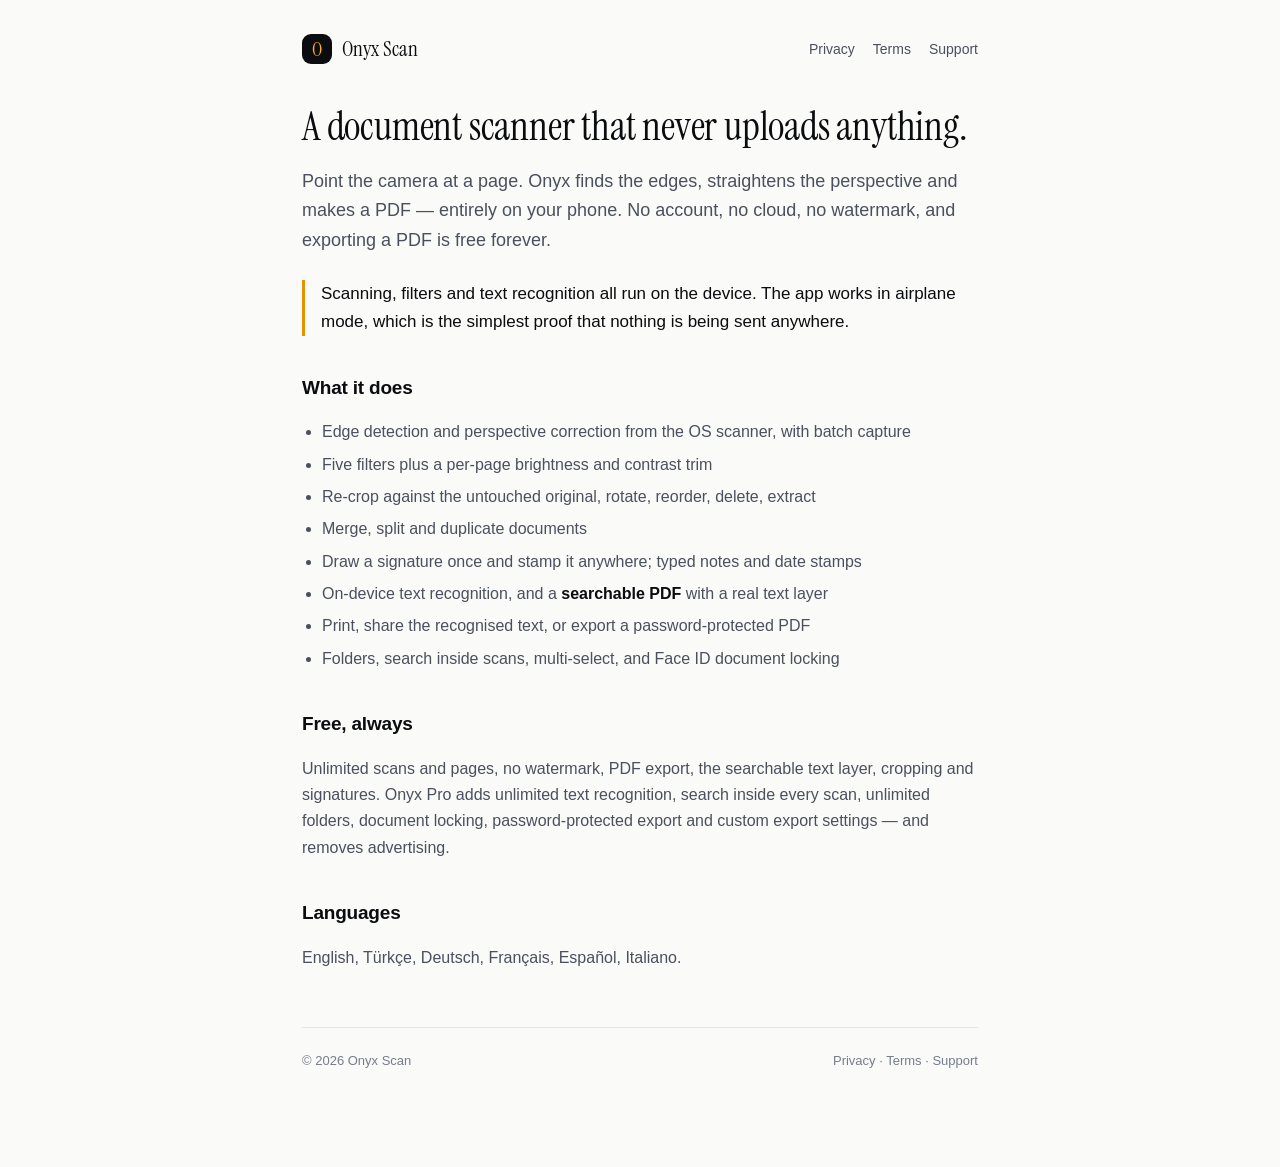
<file: index.html>
<!doctype html>
<html lang="en">
  <head>
    <meta charset="utf-8" />
    <meta name="viewport" content="width=device-width, initial-scale=1" />
    <title>Onyx Scan — a document scanner that never uploads anything</title>
    <meta
      name="description"
      content="Scan anything into a clean PDF in seconds. No watermark, no account, no upload. Exporting a PDF is free, forever."
    />
    <meta property="og:title" content="Onyx Scan" />
    <meta
      property="og:description"
      content="No watermark, no account, no upload. Exporting a PDF is free, forever."
    />
    <link rel="preconnect" href="https://fonts.googleapis.com" />
    <link rel="preconnect" href="https://fonts.gstatic.com" crossorigin />
    <link
      href="https://fonts.googleapis.com/css2?family=Instrument+Serif&display=swap"
      rel="stylesheet"
    />
    <link rel="stylesheet" href="style.css" />
  </head>
  <body>
    <div class="wrap">
      <header class="site">
        <a class="mark" href="index.html">
          <span class="glyph">O</span>
          <span class="name">Onyx Scan</span>
        </a>
        <nav class="site">
          <a href="privacy.html">Privacy</a>
          <a href="terms.html">Terms</a>
          <a href="support.html">Support</a>
        </nav>
      </header>

      <h1>A document scanner that never uploads anything.</h1>
      <p class="lede">
        Point the camera at a page. Onyx finds the edges, straightens the perspective and makes a
        PDF — entirely on your phone. No account, no cloud, no watermark, and exporting a PDF is
        free forever.
      </p>

      <div class="claim">
        <p>
          Scanning, filters and text recognition all run on the device. The app works in airplane
          mode, which is the simplest proof that nothing is being sent anywhere.
        </p>
      </div>

      <h2>What it does</h2>
      <ul>
        <li>Edge detection and perspective correction from the OS scanner, with batch capture</li>
        <li>Five filters plus a per-page brightness and contrast trim</li>
        <li>Re-crop against the untouched original, rotate, reorder, delete, extract</li>
        <li>Merge, split and duplicate documents</li>
        <li>Draw a signature once and stamp it anywhere; typed notes and date stamps</li>
        <li>On-device text recognition, and a <strong>searchable PDF</strong> with a real text layer</li>
        <li>Print, share the recognised text, or export a password-protected PDF</li>
        <li>Folders, search inside scans, multi-select, and Face ID document locking</li>
      </ul>

      <h2>Free, always</h2>
      <p>
        Unlimited scans and pages, no watermark, PDF export, the searchable text layer, cropping and
        signatures. Onyx Pro adds unlimited text recognition, search inside every scan, unlimited
        folders, document locking, password-protected export and custom export settings — and
        removes advertising.
      </p>

      <h2>Languages</h2>
      <p>English, Türkçe, Deutsch, Français, Español, Italiano.</p>

      <footer class="site">
        <span>© 2026 Onyx Scan</span>
        <span>
          <a href="privacy.html">Privacy</a> · <a href="terms.html">Terms</a> ·
          <a href="support.html">Support</a>
        </span>
      </footer>
    </div>
  </body>
</html>
</file>
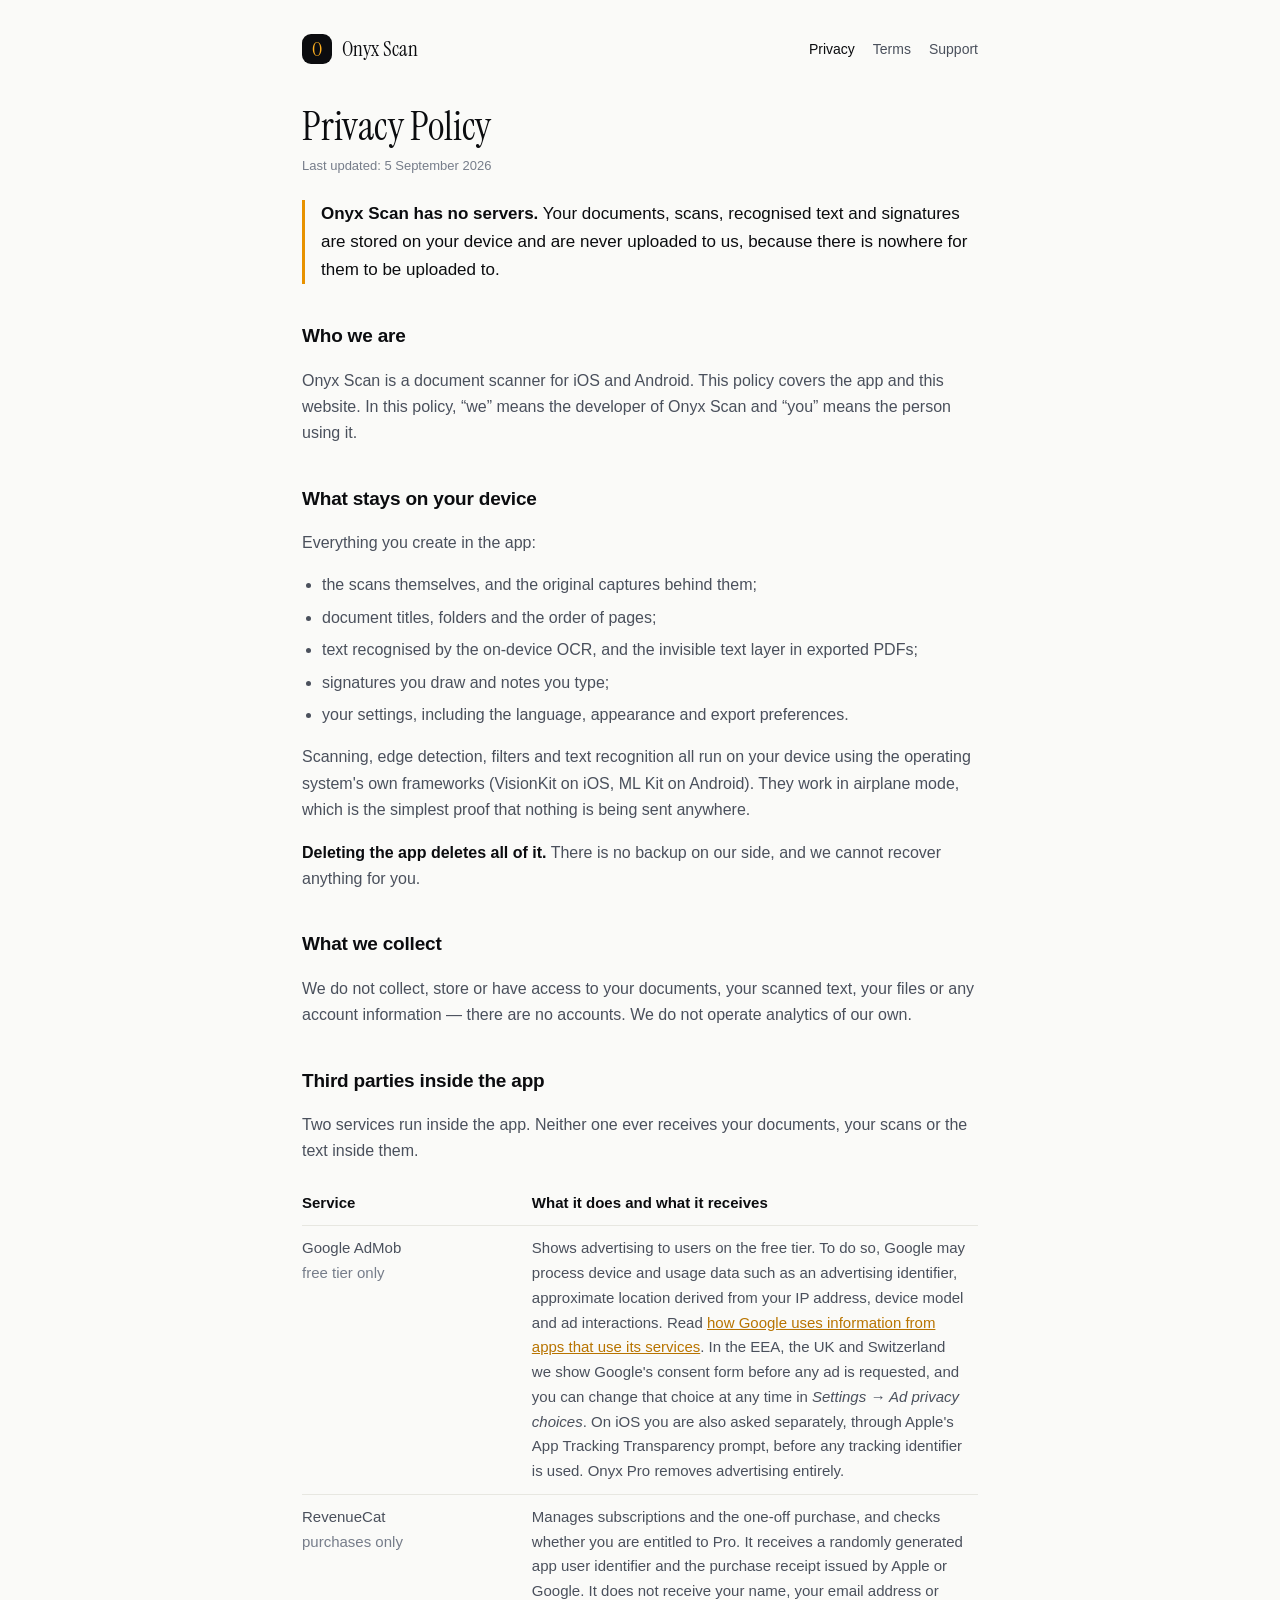
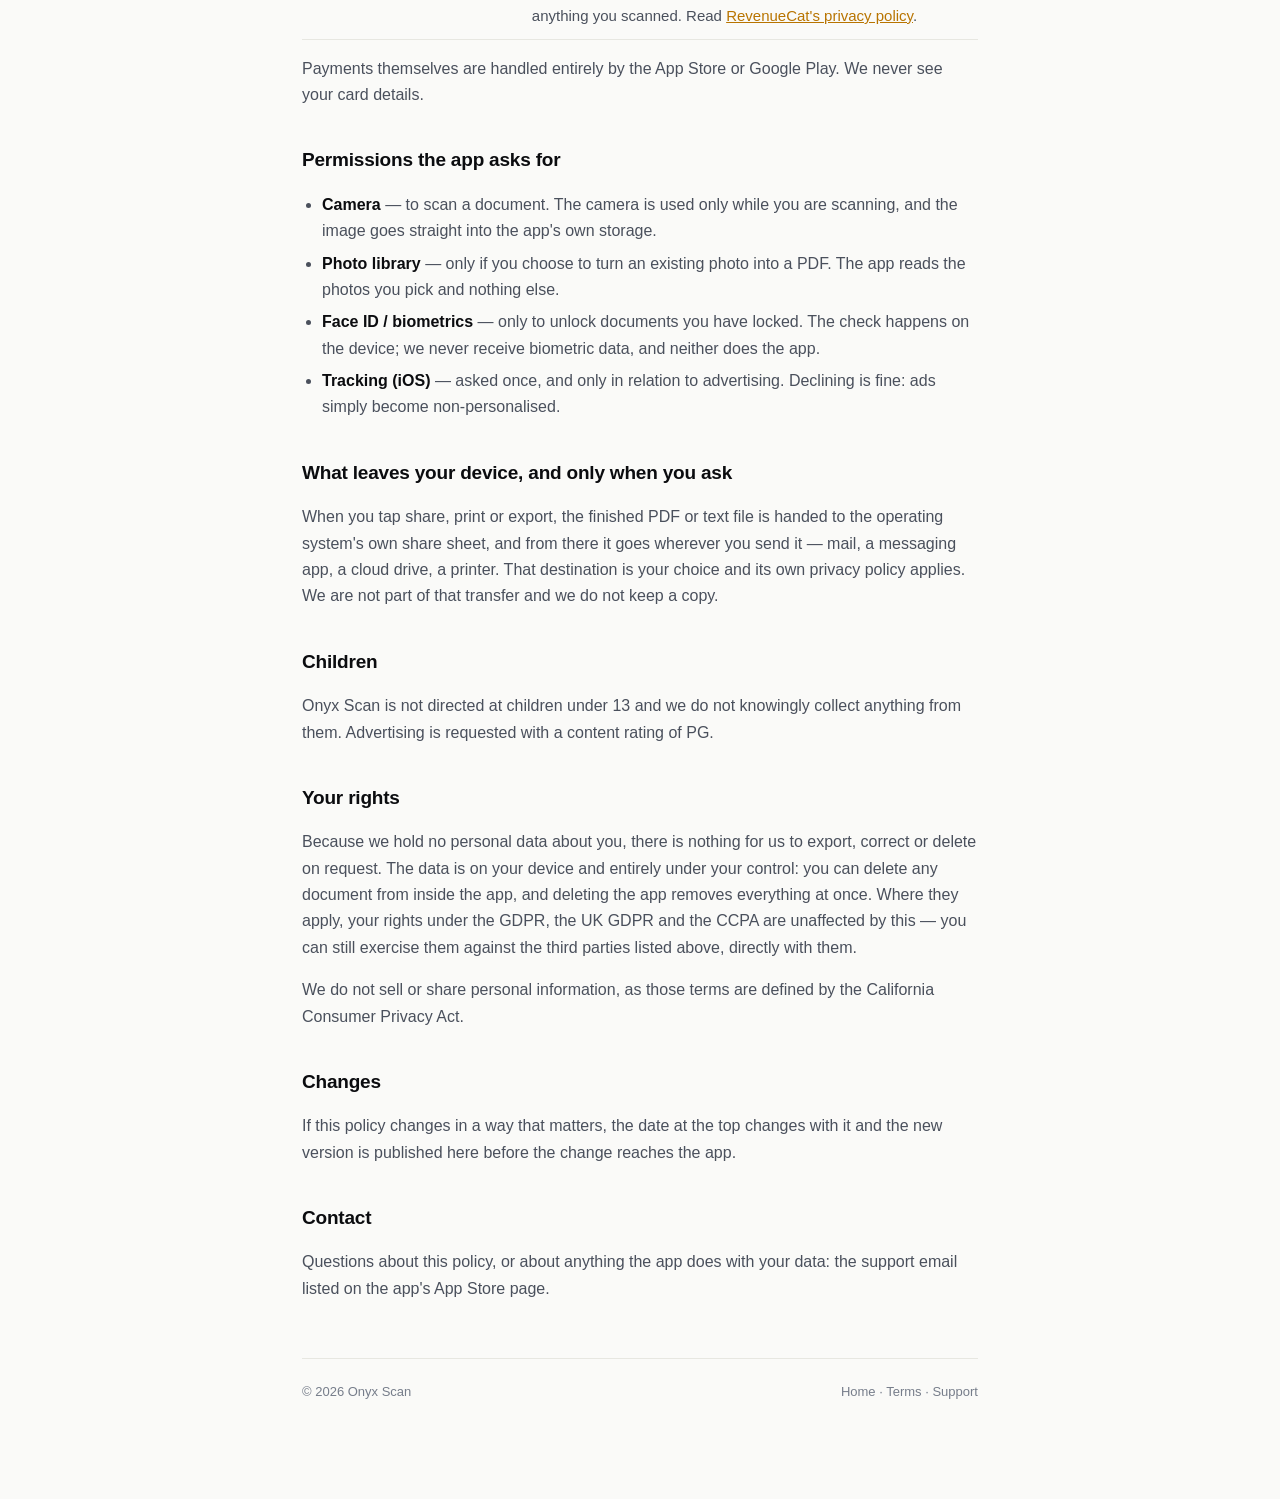
<file: privacy.html>
<!doctype html>
<html lang="en">
  <head>
    <meta charset="utf-8" />
    <meta name="viewport" content="width=device-width, initial-scale=1" />
    <title>Privacy Policy · Onyx Scan</title>
    <meta
      name="description"
      content="Onyx Scan has no servers and no account. Your scans stay on your device. This is the full privacy policy."
    />
    <link rel="preconnect" href="https://fonts.googleapis.com" />
    <link rel="preconnect" href="https://fonts.gstatic.com" crossorigin />
    <link
      href="https://fonts.googleapis.com/css2?family=Instrument+Serif&display=swap"
      rel="stylesheet"
    />
    <link rel="stylesheet" href="style.css" />
  </head>
  <body>
    <div class="wrap">
      <header class="site">
        <a class="mark" href="index.html">
          <span class="glyph">O</span>
          <span class="name">Onyx Scan</span>
        </a>
        <nav class="site">
          <a href="privacy.html" aria-current="page">Privacy</a>
          <a href="terms.html">Terms</a>
          <a href="support.html">Support</a>
        </nav>
      </header>

      <h1>Privacy Policy</h1>
      <p class="updated">Last updated: 5 September 2026</p>

      <div class="claim">
        <p>
          <strong>Onyx Scan has no servers.</strong> Your documents, scans, recognised text and
          signatures are stored on your device and are never uploaded to us, because there is
          nowhere for them to be uploaded to.
        </p>
      </div>

      <h2>Who we are</h2>
      <p>
        Onyx Scan is a document scanner for iOS and Android. This policy covers the app and this
        website. In this policy, “we” means the developer of Onyx Scan and “you” means the person
        using it.
      </p>

      <h2>What stays on your device</h2>
      <p>Everything you create in the app:</p>
      <ul>
        <li>the scans themselves, and the original captures behind them;</li>
        <li>document titles, folders and the order of pages;</li>
        <li>text recognised by the on-device OCR, and the invisible text layer in exported PDFs;</li>
        <li>signatures you draw and notes you type;</li>
        <li>your settings, including the language, appearance and export preferences.</li>
      </ul>
      <p>
        Scanning, edge detection, filters and text recognition all run on your device using the
        operating system's own frameworks (VisionKit on iOS, ML Kit on Android). They work in
        airplane mode, which is the simplest proof that nothing is being sent anywhere.
      </p>
      <p>
        <strong>Deleting the app deletes all of it.</strong> There is no backup on our side, and we
        cannot recover anything for you.
      </p>

      <h2>What we collect</h2>
      <p>
        We do not collect, store or have access to your documents, your scanned text, your files or
        any account information — there are no accounts. We do not operate analytics of our own.
      </p>

      <h2>Third parties inside the app</h2>
      <p>
        Two services run inside the app. Neither one ever receives your documents, your scans or the
        text inside them.
      </p>

      <table>
        <tr>
          <th style="width: 34%">Service</th>
          <th>What it does and what it receives</th>
        </tr>
        <tr>
          <td>Google AdMob<br /><span style="color: var(--faint)">free tier only</span></td>
          <td>
            Shows advertising to users on the free tier. To do so, Google may process device and
            usage data such as an advertising identifier, approximate location derived from your IP
            address, device model and ad interactions. Read
            <a href="https://policies.google.com/technologies/partner-sites" rel="noopener"
              >how Google uses information from apps that use its services</a
            >. In the EEA, the UK and Switzerland we show Google's consent form before any ad is
            requested, and you can change that choice at any time in
            <em>Settings → Ad privacy choices</em>. On iOS you are also asked separately, through
            Apple's App Tracking Transparency prompt, before any tracking identifier is used. Onyx
            Pro removes advertising entirely.
          </td>
        </tr>
        <tr>
          <td>RevenueCat<br /><span style="color: var(--faint)">purchases only</span></td>
          <td>
            Manages subscriptions and the one-off purchase, and checks whether you are entitled to
            Pro. It receives a randomly generated app user identifier and the purchase receipt
            issued by Apple or Google. It does not receive your name, your email address or anything
            you scanned. Read
            <a href="https://www.revenuecat.com/privacy" rel="noopener">RevenueCat's privacy policy</a>.
          </td>
        </tr>
      </table>

      <p>
        Payments themselves are handled entirely by the App Store or Google Play. We never see your
        card details.
      </p>

      <h2>Permissions the app asks for</h2>
      <ul>
        <li>
          <strong>Camera</strong> — to scan a document. The camera is used only while you are
          scanning, and the image goes straight into the app's own storage.
        </li>
        <li>
          <strong>Photo library</strong> — only if you choose to turn an existing photo into a PDF.
          The app reads the photos you pick and nothing else.
        </li>
        <li>
          <strong>Face ID / biometrics</strong> — only to unlock documents you have locked. The
          check happens on the device; we never receive biometric data, and neither does the app.
        </li>
        <li>
          <strong>Tracking (iOS)</strong> — asked once, and only in relation to advertising.
          Declining is fine: ads simply become non-personalised.
        </li>
      </ul>

      <h2>What leaves your device, and only when you ask</h2>
      <p>
        When you tap share, print or export, the finished PDF or text file is handed to the
        operating system's own share sheet, and from there it goes wherever you send it — mail, a
        messaging app, a cloud drive, a printer. That destination is your choice and its own privacy
        policy applies. We are not part of that transfer and we do not keep a copy.
      </p>

      <h2>Children</h2>
      <p>
        Onyx Scan is not directed at children under 13 and we do not knowingly collect anything from
        them. Advertising is requested with a content rating of PG.
      </p>

      <h2>Your rights</h2>
      <p>
        Because we hold no personal data about you, there is nothing for us to export, correct or
        delete on request. The data is on your device and entirely under your control: you can
        delete any document from inside the app, and deleting the app removes everything at once.
        Where they apply, your rights under the GDPR, the UK GDPR and the CCPA are unaffected by
        this — you can still exercise them against the third parties listed above, directly with
        them.
      </p>
      <p>
        We do not sell or share personal information, as those terms are defined by the California
        Consumer Privacy Act.
      </p>

      <h2>Changes</h2>
      <p>
        If this policy changes in a way that matters, the date at the top changes with it and the
        new version is published here before the change reaches the app.
      </p>

      <h2>Contact</h2>
      <p>
        Questions about this policy, or about anything the app does with your data:
        the support email listed on the app's App Store page.
      </p>

      <footer class="site">
        <span>© 2026 Onyx Scan</span>
        <span>
          <a href="index.html">Home</a> · <a href="terms.html">Terms</a> ·
          <a href="support.html">Support</a>
        </span>
      </footer>
    </div>
  </body>
</html>
</file>
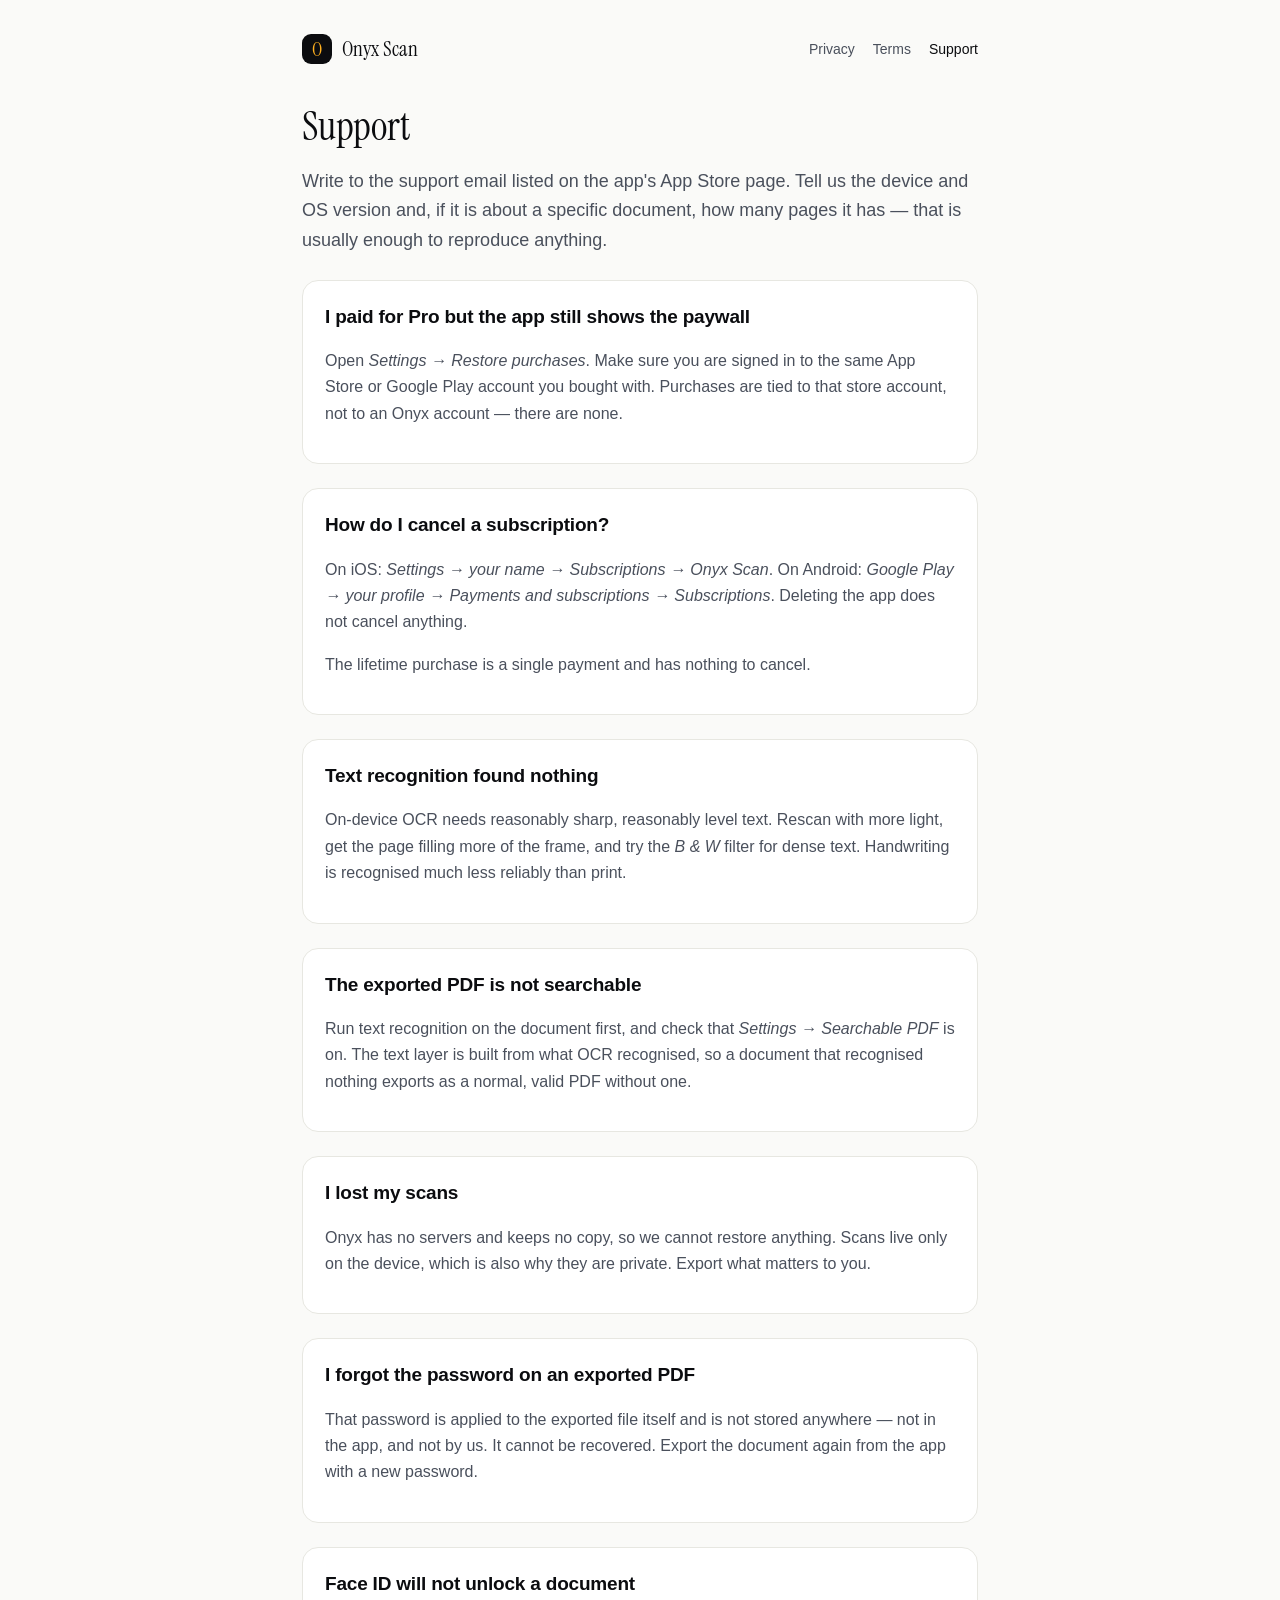
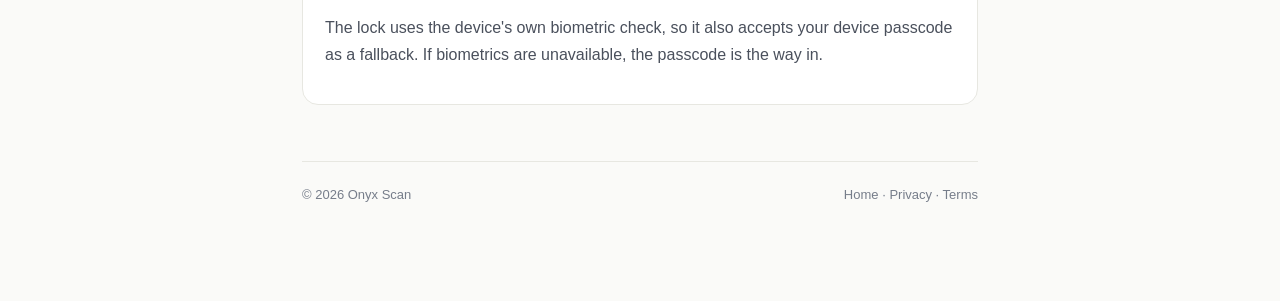
<file: support.html>
<!doctype html>
<html lang="en">
  <head>
    <meta charset="utf-8" />
    <meta name="viewport" content="width=device-width, initial-scale=1" />
    <title>Support · Onyx Scan</title>
    <meta name="description" content="Help with Onyx Scan: purchases, exports, text recognition and locked documents." />
    <link rel="preconnect" href="https://fonts.googleapis.com" />
    <link rel="preconnect" href="https://fonts.gstatic.com" crossorigin />
    <link
      href="https://fonts.googleapis.com/css2?family=Instrument+Serif&display=swap"
      rel="stylesheet"
    />
    <link rel="stylesheet" href="style.css" />
  </head>
  <body>
    <div class="wrap">
      <header class="site">
        <a class="mark" href="index.html">
          <span class="glyph">O</span>
          <span class="name">Onyx Scan</span>
        </a>
        <nav class="site">
          <a href="privacy.html">Privacy</a>
          <a href="terms.html">Terms</a>
          <a href="support.html" aria-current="page">Support</a>
        </nav>
      </header>

      <h1>Support</h1>
      <p class="lede">
        Write to the support email listed on the app's App Store page. Tell us the device
        and OS version and, if it is about a specific document, how many pages it has — that is
        usually enough to reproduce anything.
      </p>

      <div class="card">
        <h2>I paid for Pro but the app still shows the paywall</h2>
        <p>
          Open <em>Settings → Restore purchases</em>. Make sure you are signed in to the same App
          Store or Google Play account you bought with. Purchases are tied to that store account,
          not to an Onyx account — there are none.
        </p>
      </div>

      <div class="card">
        <h2>How do I cancel a subscription?</h2>
        <p>
          On iOS: <em>Settings → your name → Subscriptions → Onyx Scan</em>. On Android:
          <em>Google Play → your profile → Payments and subscriptions → Subscriptions</em>. Deleting
          the app does not cancel anything.
        </p>
        <p>The lifetime purchase is a single payment and has nothing to cancel.</p>
      </div>

      <div class="card">
        <h2>Text recognition found nothing</h2>
        <p>
          On-device OCR needs reasonably sharp, reasonably level text. Rescan with more light, get
          the page filling more of the frame, and try the <em>B &amp; W</em> filter for dense text.
          Handwriting is recognised much less reliably than print.
        </p>
      </div>

      <div class="card">
        <h2>The exported PDF is not searchable</h2>
        <p>
          Run text recognition on the document first, and check that <em>Settings → Searchable
          PDF</em> is on. The text layer is built from what OCR recognised, so a document that
          recognised nothing exports as a normal, valid PDF without one.
        </p>
      </div>

      <div class="card">
        <h2>I lost my scans</h2>
        <p>
          Onyx has no servers and keeps no copy, so we cannot restore anything. Scans live only on
          the device, which is also why they are private. Export what matters to you.
        </p>
      </div>

      <div class="card">
        <h2>I forgot the password on an exported PDF</h2>
        <p>
          That password is applied to the exported file itself and is not stored anywhere — not in
          the app, and not by us. It cannot be recovered. Export the document again from the app
          with a new password.
        </p>
      </div>

      <div class="card">
        <h2>Face ID will not unlock a document</h2>
        <p>
          The lock uses the device's own biometric check, so it also accepts your device passcode as
          a fallback. If biometrics are unavailable, the passcode is the way in.
        </p>
      </div>

      <footer class="site">
        <span>© 2026 Onyx Scan</span>
        <span>
          <a href="index.html">Home</a> · <a href="privacy.html">Privacy</a> ·
          <a href="terms.html">Terms</a>
        </span>
      </footer>
    </div>
  </body>
</html>
</file>
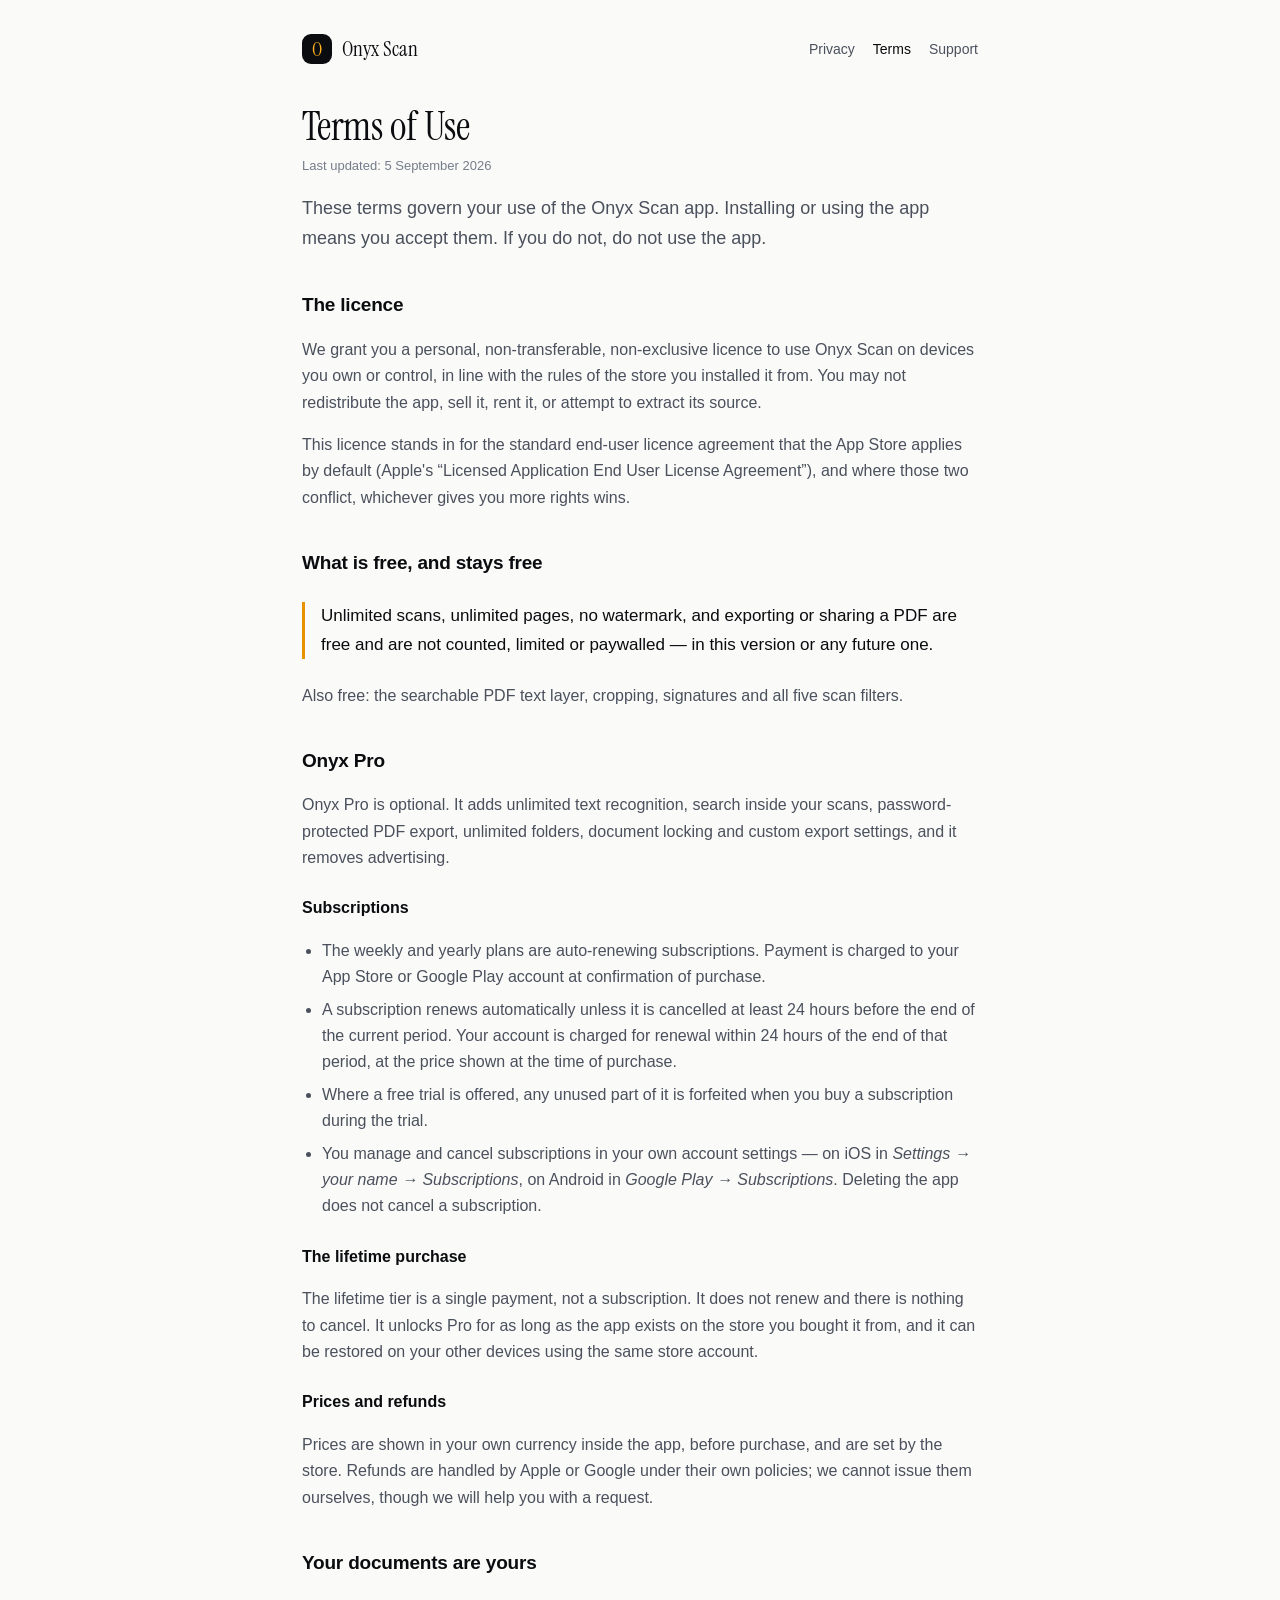
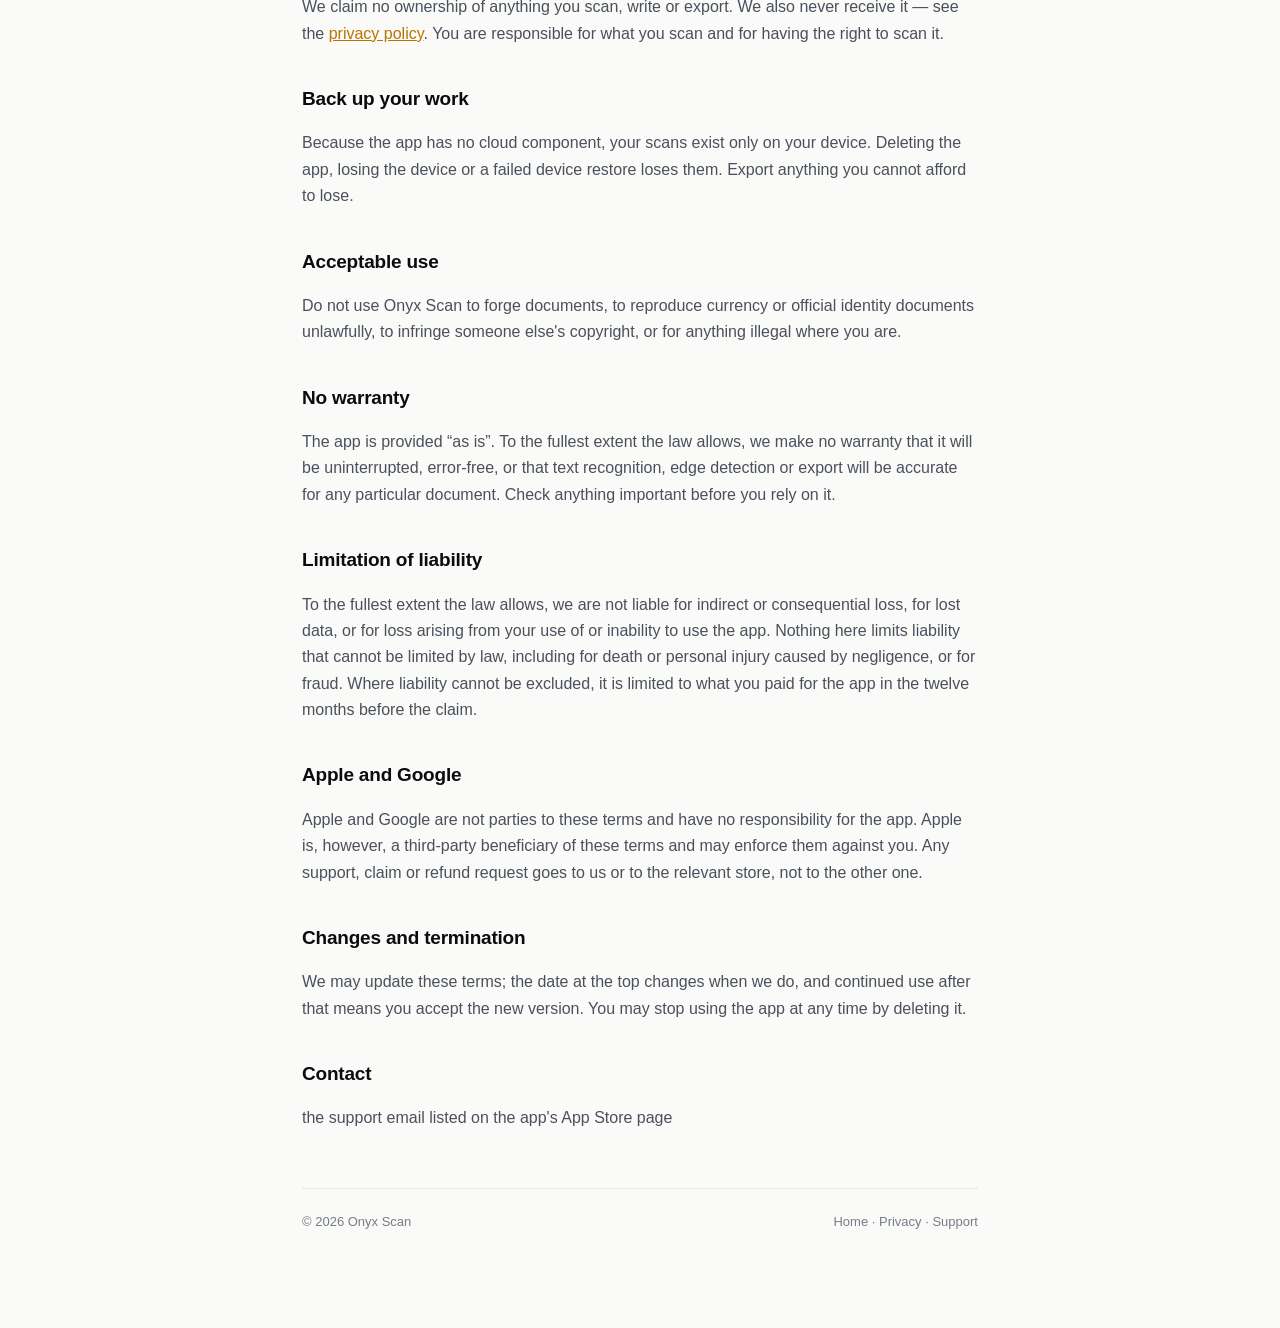
<file: terms.html>
<!doctype html>
<html lang="en">
  <head>
    <meta charset="utf-8" />
    <meta name="viewport" content="width=device-width, initial-scale=1" />
    <title>Terms of Use · Onyx Scan</title>
    <meta
      name="description"
      content="The terms of use for Onyx Scan, including how the free tier and Onyx Pro subscriptions work."
    />
    <link rel="preconnect" href="https://fonts.googleapis.com" />
    <link rel="preconnect" href="https://fonts.gstatic.com" crossorigin />
    <link
      href="https://fonts.googleapis.com/css2?family=Instrument+Serif&display=swap"
      rel="stylesheet"
    />
    <link rel="stylesheet" href="style.css" />
  </head>
  <body>
    <div class="wrap">
      <header class="site">
        <a class="mark" href="index.html">
          <span class="glyph">O</span>
          <span class="name">Onyx Scan</span>
        </a>
        <nav class="site">
          <a href="privacy.html">Privacy</a>
          <a href="terms.html" aria-current="page">Terms</a>
          <a href="support.html">Support</a>
        </nav>
      </header>

      <h1>Terms of Use</h1>
      <p class="updated">Last updated: 5 September 2026</p>

      <p class="lede">
        These terms govern your use of the Onyx Scan app. Installing or using the app means you
        accept them. If you do not, do not use the app.
      </p>

      <h2>The licence</h2>
      <p>
        We grant you a personal, non-transferable, non-exclusive licence to use Onyx Scan on devices
        you own or control, in line with the rules of the store you installed it from. You may not
        redistribute the app, sell it, rent it, or attempt to extract its source.
      </p>
      <p>
        This licence stands in for the standard end-user licence agreement that the App Store
        applies by default (Apple's “Licensed Application End User License Agreement”), and where
        those two conflict, whichever gives you more rights wins.
      </p>

      <h2>What is free, and stays free</h2>
      <div class="claim">
        <p>
          Unlimited scans, unlimited pages, no watermark, and exporting or sharing a PDF are free
          and are not counted, limited or paywalled — in this version or any future one.
        </p>
      </div>
      <p>Also free: the searchable PDF text layer, cropping, signatures and all five scan filters.</p>

      <h2>Onyx Pro</h2>
      <p>
        Onyx Pro is optional. It adds unlimited text recognition, search inside your scans,
        password-protected PDF export, unlimited folders, document locking and custom export
        settings, and it removes advertising.
      </p>
      <h3>Subscriptions</h3>
      <ul>
        <li>
          The weekly and yearly plans are auto-renewing subscriptions. Payment is charged to your
          App Store or Google Play account at confirmation of purchase.
        </li>
        <li>
          A subscription renews automatically unless it is cancelled at least 24 hours before the
          end of the current period. Your account is charged for renewal within 24 hours of the end
          of that period, at the price shown at the time of purchase.
        </li>
        <li>
          Where a free trial is offered, any unused part of it is forfeited when you buy a
          subscription during the trial.
        </li>
        <li>
          You manage and cancel subscriptions in your own account settings — on iOS in
          <em>Settings → your name → Subscriptions</em>, on Android in <em>Google Play →
          Subscriptions</em>. Deleting the app does not cancel a subscription.
        </li>
      </ul>
      <h3>The lifetime purchase</h3>
      <p>
        The lifetime tier is a single payment, not a subscription. It does not renew and there is
        nothing to cancel. It unlocks Pro for as long as the app exists on the store you bought it
        from, and it can be restored on your other devices using the same store account.
      </p>
      <h3>Prices and refunds</h3>
      <p>
        Prices are shown in your own currency inside the app, before purchase, and are set by the
        store. Refunds are handled by Apple or Google under their own policies; we cannot issue them
        ourselves, though we will help you with a request.
      </p>

      <h2>Your documents are yours</h2>
      <p>
        We claim no ownership of anything you scan, write or export. We also never receive it — see
        the <a href="privacy.html">privacy policy</a>. You are responsible for what you scan and for
        having the right to scan it.
      </p>

      <h2>Back up your work</h2>
      <p>
        Because the app has no cloud component, your scans exist only on your device. Deleting the
        app, losing the device or a failed device restore loses them. Export anything you cannot
        afford to lose.
      </p>

      <h2>Acceptable use</h2>
      <p>
        Do not use Onyx Scan to forge documents, to reproduce currency or official identity
        documents unlawfully, to infringe someone else's copyright, or for anything illegal where
        you are.
      </p>

      <h2>No warranty</h2>
      <p>
        The app is provided “as is”. To the fullest extent the law allows, we make no warranty that
        it will be uninterrupted, error-free, or that text recognition, edge detection or export
        will be accurate for any particular document. Check anything important before you rely on
        it.
      </p>

      <h2>Limitation of liability</h2>
      <p>
        To the fullest extent the law allows, we are not liable for indirect or consequential loss,
        for lost data, or for loss arising from your use of or inability to use the app. Nothing
        here limits liability that cannot be limited by law, including for death or personal injury
        caused by negligence, or for fraud. Where liability cannot be excluded, it is limited to
        what you paid for the app in the twelve months before the claim.
      </p>

      <h2>Apple and Google</h2>
      <p>
        Apple and Google are not parties to these terms and have no responsibility for the app.
        Apple is, however, a third-party beneficiary of these terms and may enforce them against
        you. Any support, claim or refund request goes to us or to the relevant store, not to the
        other one.
      </p>

      <h2>Changes and termination</h2>
      <p>
        We may update these terms; the date at the top changes when we do, and continued use after
        that means you accept the new version. You may stop using the app at any time by deleting
        it.
      </p>

      <h2>Contact</h2>
      <p>
        the support email listed on the app's App Store page
      </p>

      <footer class="site">
        <span>© 2026 Onyx Scan</span>
        <span>
          <a href="index.html">Home</a> · <a href="privacy.html">Privacy</a> ·
          <a href="support.html">Support</a>
        </span>
      </footer>
    </div>
  </body>
</html>
</file>
<file: style.css>
/*
 * The app's tokens, cut down to what a document site needs. Same neutral ramp,
 * same single amber accent, same Instrument Serif wordmark — someone who
 * arrives here from the App Store listing should recognise it instantly.
 */

:root {
  --ink-900: #0b0c0f;
  --ink-700: #16181d;
  --ink-400: #4a505c;
  --ink-300: #767d8a;
  --ink-200: #a9b0bb;
  --paper-000: #ffffff;
  --paper-050: #fafaf8;
  --border: #e7e7e1;
  --accent: #e89200;
  --accent-text: #b87400;

  --bg: var(--paper-050);
  --surface: var(--paper-000);
  --text: var(--ink-900);
  --muted: var(--ink-400);
  --faint: var(--ink-300);

  color-scheme: light dark;
}

@media (prefers-color-scheme: dark) {
  :root {
    --bg: var(--ink-900);
    --surface: var(--ink-700);
    --border: #242830;
    --text: #f5f5f3;
    --muted: var(--ink-200);
    --faint: var(--ink-300);
    --accent: #ffb020;
    --accent-text: #ffc65c;
  }
}

* {
  box-sizing: border-box;
}

html {
  -webkit-text-size-adjust: 100%;
}

body {
  margin: 0;
  background: var(--bg);
  color: var(--text);
  font: 16px/1.65 -apple-system, BlinkMacSystemFont, 'Segoe UI', Roboto, Helvetica, Arial,
    sans-serif;
}

.wrap {
  max-width: 720px;
  margin: 0 auto;
  padding: 32px 22px 96px;
}

/* ------------------------------------------------------------------ header */

header.site {
  display: flex;
  align-items: center;
  justify-content: space-between;
  gap: 16px;
  padding-bottom: 28px;
  flex-wrap: wrap;
}

.mark {
  display: inline-flex;
  align-items: center;
  gap: 10px;
  text-decoration: none;
  color: inherit;
}

.mark .glyph {
  width: 30px;
  height: 30px;
  border-radius: 9px;
  background: var(--ink-900);
  color: #ffb020;
  display: grid;
  place-items: center;
  font-family: 'Instrument Serif', Georgia, 'Times New Roman', serif;
  font-size: 19px;
  line-height: 1;
}

@media (prefers-color-scheme: dark) {
  .mark .glyph {
    background: #f5f5f3;
    color: #0b0c0f;
  }
}

.mark .name {
  font-family: 'Instrument Serif', Georgia, 'Times New Roman', serif;
  font-size: 21px;
  letter-spacing: 0.2px;
}

nav.site {
  display: flex;
  gap: 18px;
  font-size: 14px;
}

nav.site a {
  color: var(--muted);
  text-decoration: none;
}

nav.site a:hover,
nav.site a[aria-current='page'] {
  color: var(--text);
}

/* -------------------------------------------------------------------- type */

h1 {
  font-family: 'Instrument Serif', Georgia, 'Times New Roman', serif;
  font-size: clamp(30px, 6vw, 40px);
  line-height: 1.15;
  font-weight: 400;
  margin: 8px 0 6px;
  letter-spacing: -0.2px;
}

h2 {
  font-size: 19px;
  margin: 36px 0 8px;
  letter-spacing: -0.2px;
}

h3 {
  font-size: 16px;
  margin: 24px 0 6px;
}

p,
li {
  color: var(--muted);
}

strong {
  color: var(--text);
  font-weight: 600;
}

a {
  color: var(--accent-text);
}

.lede {
  font-size: 18px;
  color: var(--muted);
}

.updated {
  font-size: 13px;
  color: var(--faint);
  margin-top: 0;
}

ul {
  padding-left: 20px;
}

li + li {
  margin-top: 6px;
}

/* ------------------------------------------------------------------- cards */

.card {
  background: var(--surface);
  border: 1px solid var(--border);
  border-radius: 16px;
  padding: 20px 22px;
  margin: 24px 0;
}

.card h2 {
  margin-top: 0;
}

.claim {
  border-left: 3px solid var(--accent);
  padding-left: 16px;
  margin: 24px 0;
}

.claim p {
  margin: 0;
  color: var(--text);
  font-size: 17px;
}

table {
  width: 100%;
  border-collapse: collapse;
  margin: 16px 0;
  font-size: 15px;
}

th,
td {
  text-align: left;
  padding: 10px 12px 10px 0;
  border-bottom: 1px solid var(--border);
  vertical-align: top;
}

th {
  color: var(--text);
  font-weight: 600;
}

td {
  color: var(--muted);
}

footer.site {
  margin-top: 56px;
  padding-top: 22px;
  border-top: 1px solid var(--border);
  font-size: 13px;
  color: var(--faint);
  display: flex;
  gap: 16px;
  flex-wrap: wrap;
  justify-content: space-between;
}

footer.site a {
  color: var(--faint);
  text-decoration: none;
}

footer.site a:hover {
  color: var(--text);
}
</file>
